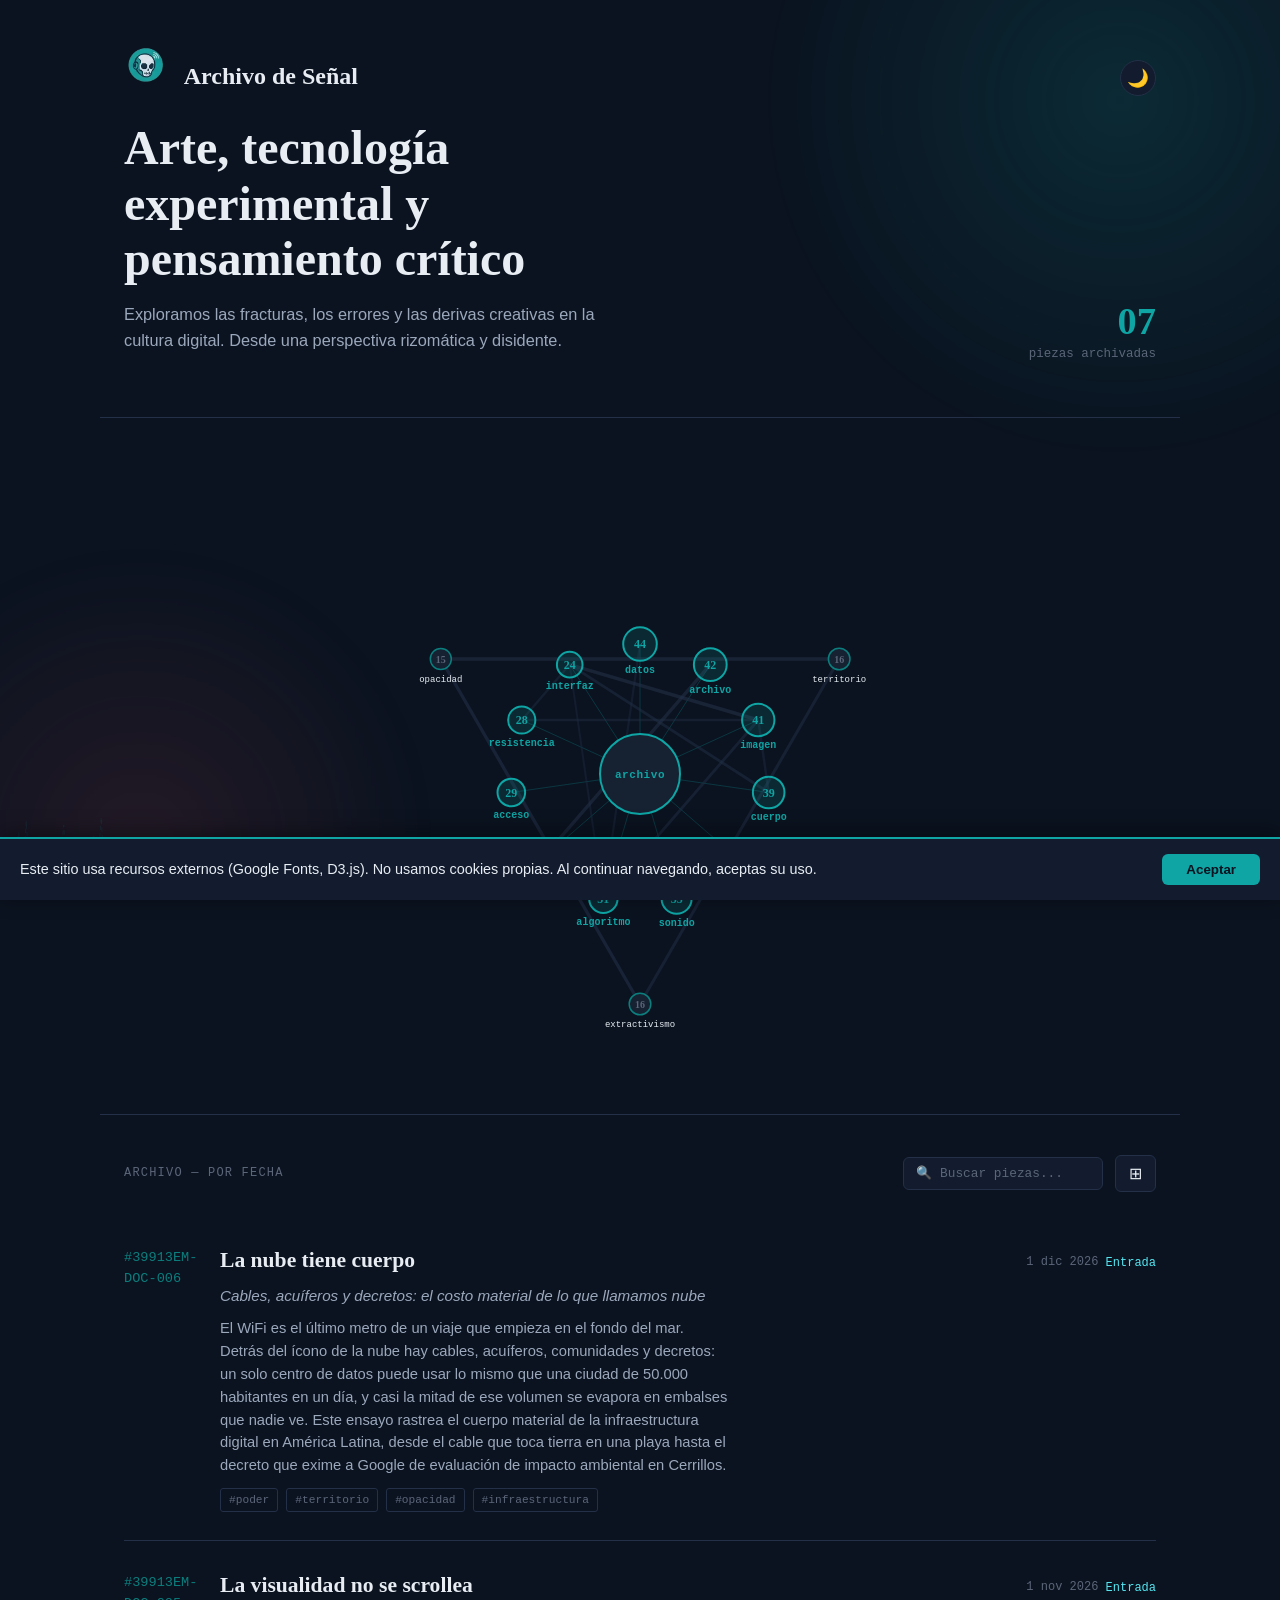
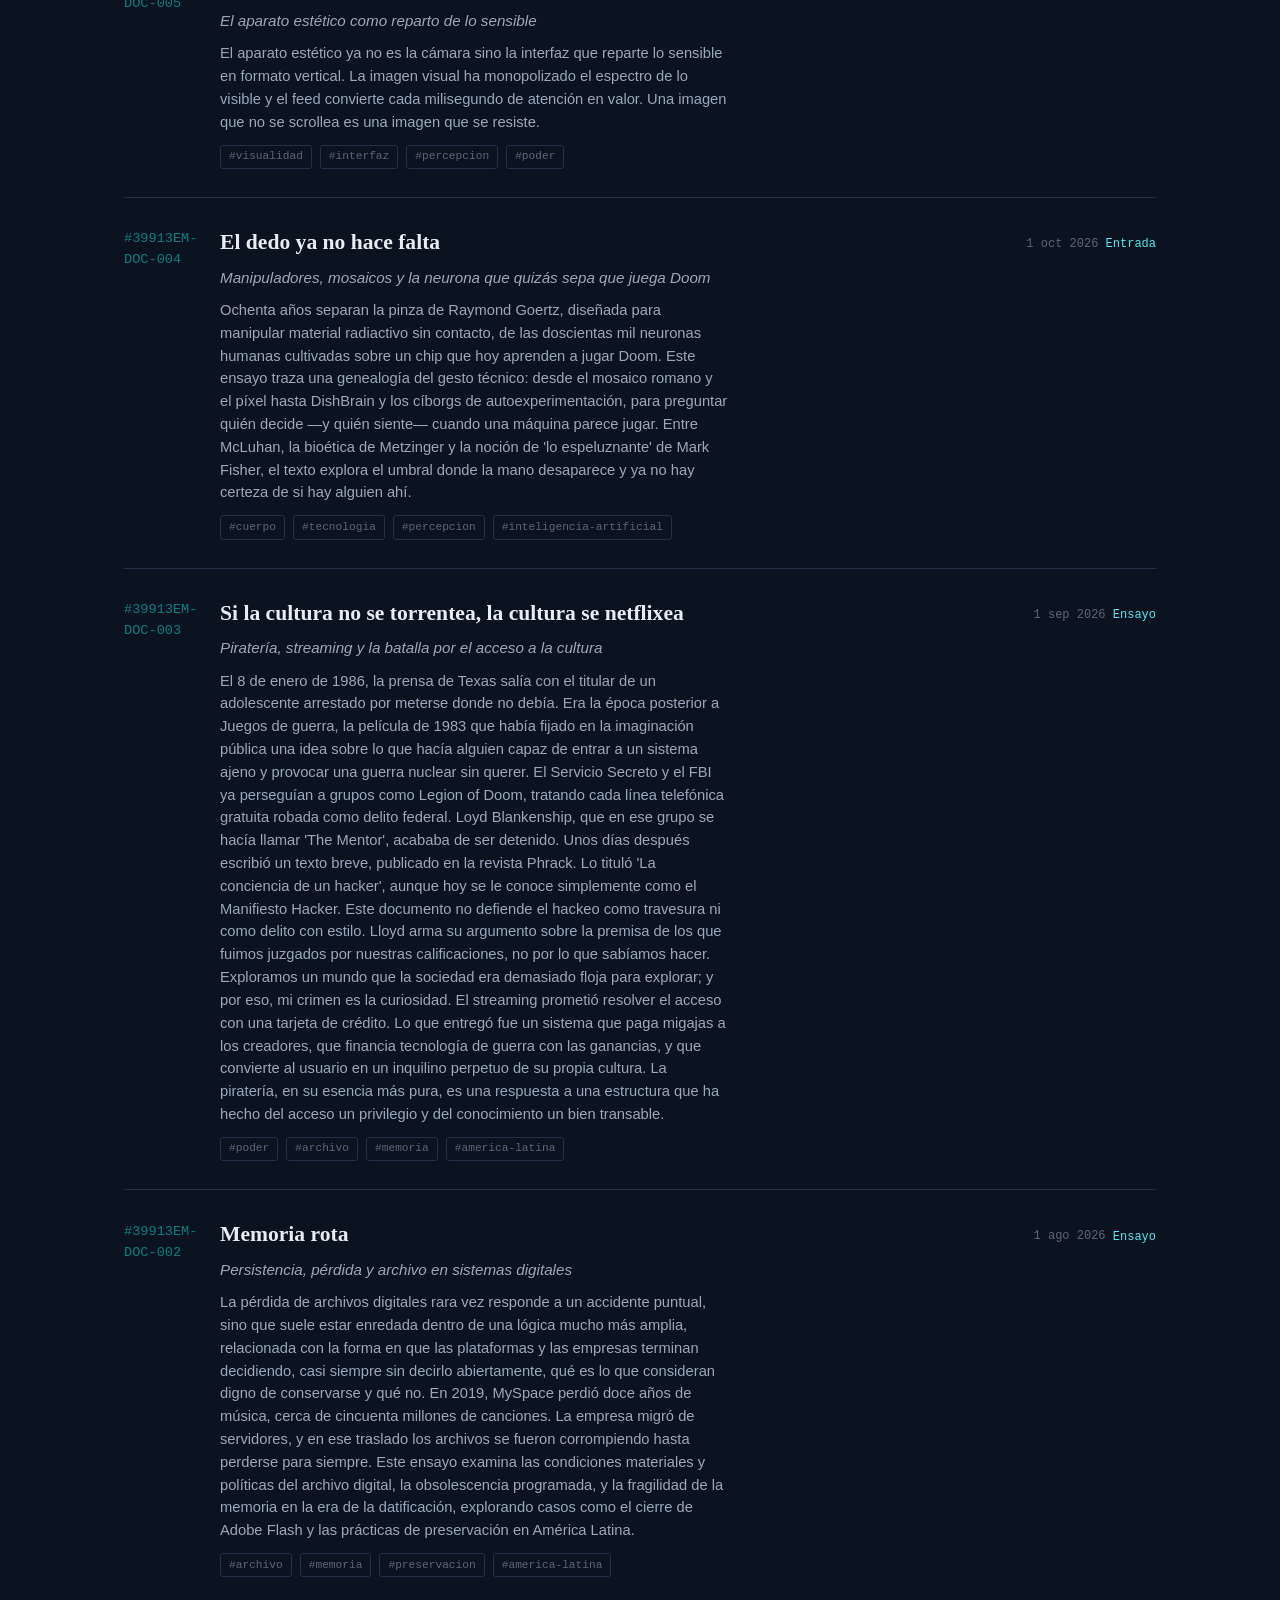
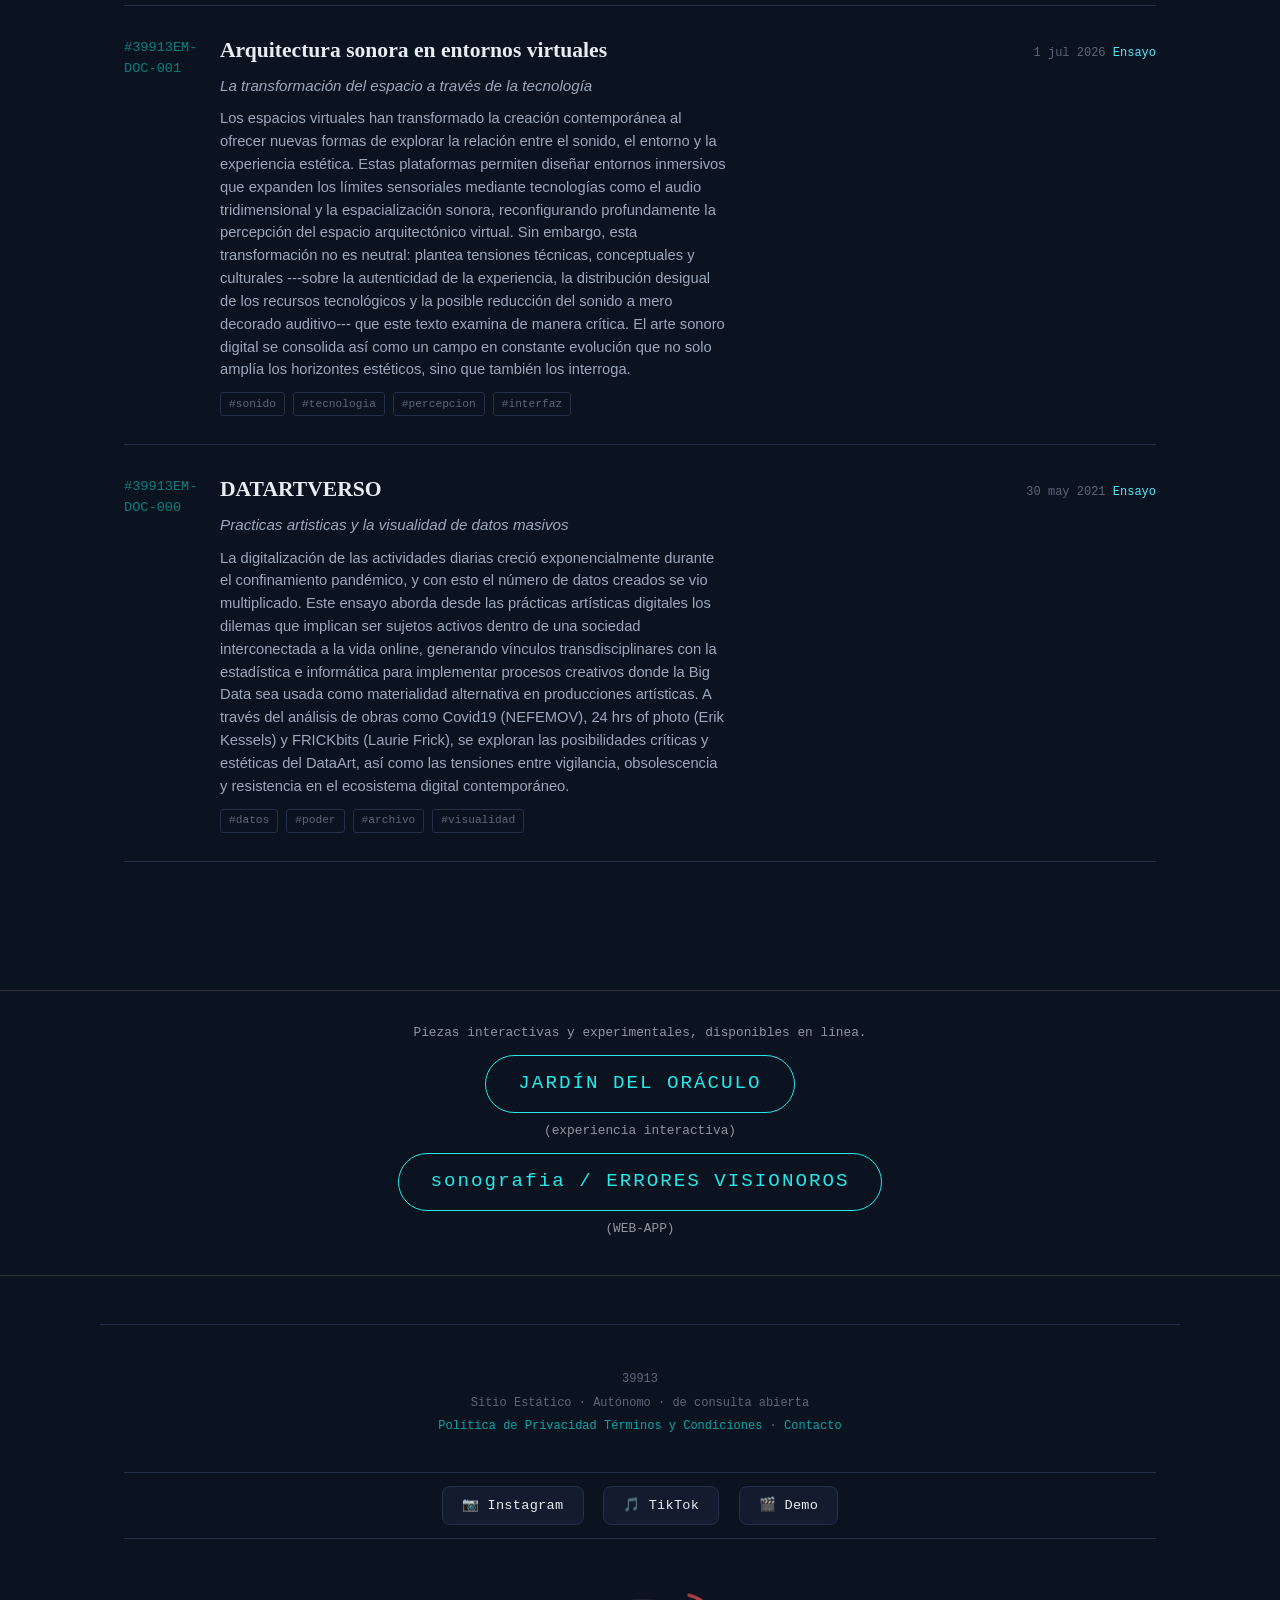
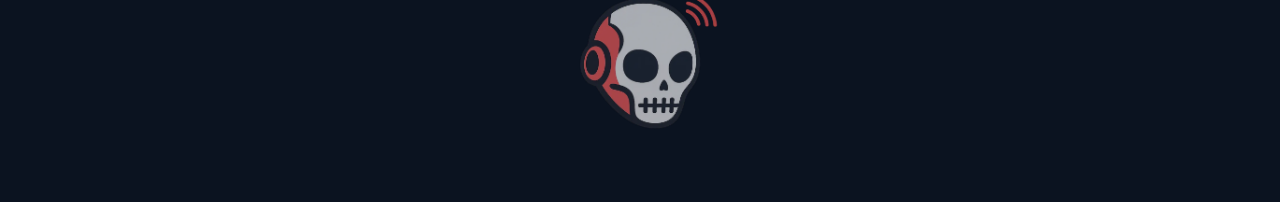
<file: index.html>
<!DOCTYPE html>
<html lang="es">

<head>
  <meta charset="UTF-8">
  <meta http-equiv="Content-Security-Policy" content="default-src 'self'; script-src 'self' https://d3js.org 'unsafe-inline'; style-src 'self' https://fonts.googleapis.com 'unsafe-inline'; font-src 'self' https://fonts.gstatic.com; img-src 'self' data:; connect-src 'self'; base-uri 'self';">
  <meta name="viewport" content="width=device-width, initial-scale=1.0">
  <title>Archivo de Señal</title>
  <meta name="description" content="Arte, tecnología experimental y pensamiento crítico. Exploramos las fracturas, los errores y las derivas creativas en la cultura digital.">

  <link rel="icon" type="image/png" href="favicon.webp"/>
  <link rel="manifest" href="./manifest.json">
  <link rel="apple-touch-icon" href="./assets/icons/icon-192.png">
  
  <meta property="og:title" content="Archivo de Señal">
  <meta property="og:description" content="Arte, tecnología experimental y pensamiento crítico — desde una perspectiva rizomática y disidente.">
  <meta property="og:url" content="https://39913em.github.io/archivo-de-senal/">
  <meta property="og:type" content="website">
  <meta property="og:site_name" content="Archivo de Señal">
  <meta property="og:image" content="https://39913em.github.io/archivo-de-senal/preview.jpg">
  <meta property="og:image:secure_url" content="https://39913em.github.io/archivo-de-senal/preview.jpg">
  <meta property="og:image:width" content="1200">
  <meta property="og:image:height" content="630">
  <meta property="og:image:alt" content="Archivo de Señal - portada">

  <meta name="twitter:card" content="summary_large_image">
  <meta name="twitter:title" content="Archivo de Señal">
  <meta name="twitter:description" content="Arte, tecnología experimental y pensamiento crítico — desde una perspectiva rizomática y disidente.">
  <meta name="twitter:image" content="https://39913em.github.io/archivo-de-senal/preview.jpg">

  <link rel="alternate" type="application/json+oembed" href="https://39913em.github.io/archivo-de-senal/oembed.json">

  <script src="https://d3js.org/d3.v7.min.js"></script>
  <link rel="stylesheet" href="assets/styles.css">
</head>

<body>

<div class="backdrop" aria-hidden="true"></div>

<svg class="waveform" viewBox="0 0 1440 120" preserveAspectRatio="none" aria-hidden="true">
<path d="M0,60 L20,60 L25,30 L30,90 L35,15 L40,100 L45,45 L50,60 L70,60
L75,40 L80,75 L85,20 L90,95 L95,55 L100,60 L120,60
L125,35 L130,80 L135,10 L140,105 L145,50 L150,60 L1440,60"
fill="none" stroke="#0EA5A4" stroke-width="1"
style="stroke-dasharray: 6 4;" />
</svg>

<div id="header-placeholder"></div>

<section class="intro">
  <div>
    <h1 id="site-h1">Arte, tecnología experimental y pensamiento crítico</h1>
    <p>Exploramos las fracturas, los errores y las derivas creativas en la cultura digital. Desde una perspectiva rizomática y disidente.</p>
  </div>
  <div class="intro-stat">
    <strong id="entry-count">---</strong>
    piezas archivadas
  </div>
</section>

<section class="mapa-conceptual" id="mapa-section">
  <h2></h2>
  <p class="mapa-desc"></p>
  <div id="mapa-container"></div>
  <p class="mapa-leyenda"></p>
</section>

<main class="archive">
  <div class="archive-controls">
    <p class="archive-label">ARCHIVO — POR FECHA</p>
    <div class="archive-actions">
      <input type="text" id="search-input" placeholder="🔍 Buscar piezas..." class="search-input" aria-label="Buscar entradas">
      <button id="view-toggle" class="view-toggle" aria-label="Cambiar vista">⊞</button>
    </div>
  </div>
  <div id="archive-list">

    <div class="skeleton-entry">
      <div class="skeleton-piece skeleton"></div>
      <div class="skeleton-main">
        <div class="skeleton-title skeleton"></div>
        <div class="skeleton-text skeleton"></div>
        <div class="skeleton-text short skeleton"></div>
        <div class="skeleton-tags">
          <span class="skeleton-tag skeleton"></span>
          <span class="skeleton-tag skeleton"></span>
          <span class="skeleton-tag skeleton"></span>
        </div>
      </div>
      <div class="skeleton-meta">
        <div class="skeleton-date skeleton"></div>
        <div class="skeleton-cat skeleton"></div>
      </div>
    </div>
    <div class="skeleton-entry">
      <div class="skeleton-piece skeleton"></div>
      <div class="skeleton-main">
        <div class="skeleton-title skeleton"></div>
        <div class="skeleton-text skeleton"></div>
        <div class="skeleton-text short skeleton"></div>
        <div class="skeleton-tags">
          <span class="skeleton-tag skeleton"></span>
          <span class="skeleton-tag skeleton"></span>
        </div>
      </div>
      <div class="skeleton-meta">
        <div class="skeleton-date skeleton"></div>
        <div class="skeleton-cat skeleton"></div>
      </div>
    </div>
    <div class="skeleton-entry">
      <div class="skeleton-piece skeleton"></div>
      <div class="skeleton-main">
        <div class="skeleton-title skeleton"></div>
        <div class="skeleton-text skeleton"></div>
        <div class="skeleton-tags">
          <span class="skeleton-tag skeleton"></span>
          <span class="skeleton-tag skeleton"></span>
          <span class="skeleton-tag skeleton"></span>
          <span class="skeleton-tag skeleton"></span>
        </div>
      </div>
      <div class="skeleton-meta">
        <div class="skeleton-date skeleton"></div>
        <div class="skeleton-cat skeleton"></div>
      </div>
    </div>
  </div>
</main>

<div style="text-align:center; margin: 3rem 0; padding: 1.5rem; border-top: 1px solid #333; border-bottom: 1px solid #333;">
 <p style="font-size: 0.8rem; opacity: 0.6; margin-top: 0.5rem; font-family: 'Courier New', monospace;">
    Piezas interactivas y experimentales, disponibles en línea.
  </p>
 
  <a href="https://39913em.github.io/jardin-del-oraculo/"
     style="color: #27e9e9; text-decoration: none; font-family: 'Courier New', monospace; 
            font-size: 1.2rem; letter-spacing: 2px; display: inline-block; 
            border: 1px solid #27e9e9; padding: 0.8rem 2rem; border-radius: 30px;
            transition: all 0.3s ease;"
     onmouseover="this.style.background='#27e9e9'; this.style.color='#0a0a0a';"
     onmouseout="this.style.background='transparent'; this.style.color='#27e9e9';">
      JARDÍN DEL ORÁCULO 
  </a>
  <p style="font-size: 0.8rem; opacity: 0.6; margin-top: 0.5rem; font-family: 'Courier New', monospace;">
    (experiencia interactiva)
  </p>

  <a href="https://39913em.github.io/sonografia/"
     style="color: #27e9e9; text-decoration: none; font-family: 'Courier New', monospace; 
            font-size: 1.2rem; letter-spacing: 2px; display: inline-block; 
            border: 1px solid #27e9e9; padding: 0.8rem 2rem; border-radius: 30px;
            transition: all 0.3s ease;"
     onmouseover="this.style.background='#27e9e9'; this.style.color='#0a0a0a';"
     onmouseout="this.style.background='transparent'; this.style.color='#27e9e9';">
      sonografia / ERRORES VISIONOROS 
  </a>
  <p style="font-size: 0.8rem; opacity: 0.6; margin-top: 0.5rem; font-family: 'Courier New', monospace;">
    (WEB-APP)
  </p>
</div>

<div id="footer-placeholder" data-destino="about.html"></div>

<button id="back-to-top" aria-label="Volver arriba">↑</button>

<script src="assets/comun.js"></script>
<script src="assets/index.js"></script>

<div id="cookie-banner" style="position:fixed; bottom:0; left:0; right:0; background:var(--bg-elevated); color:var(--text); padding:15px 20px; z-index:9999; display:flex; justify-content:space-between; align-items:center; flex-wrap:wrap; border-top:2px solid var(--teal); font-family:var(--sans); font-size:0.9rem; box-shadow:0 -4px 20px var(--shadow);">
  <span style="margin-right:15px; flex:1;">Este sitio usa recursos externos (Google Fonts, D3.js). No usamos cookies propias. Al continuar navegando, aceptas su uso.</span>
  <button onclick="aceptarCookies()" style="background:var(--teal); border:none; color:var(--bg); padding:8px 24px; border-radius:6px; cursor:pointer; font-weight:bold; font-family:var(--sans); transition:all 0.2s ease;">Aceptar</button>
</div>
<script>
  if(localStorage.getItem('cookiesAceptadas') === 'true') {
    document.getElementById('cookie-banner').style.display = 'none';
  }
  function aceptarCookies() {
    localStorage.setItem('cookiesAceptadas', 'true');
    document.getElementById('cookie-banner').style.display = 'none';
  }
</script>
</body>
</file>
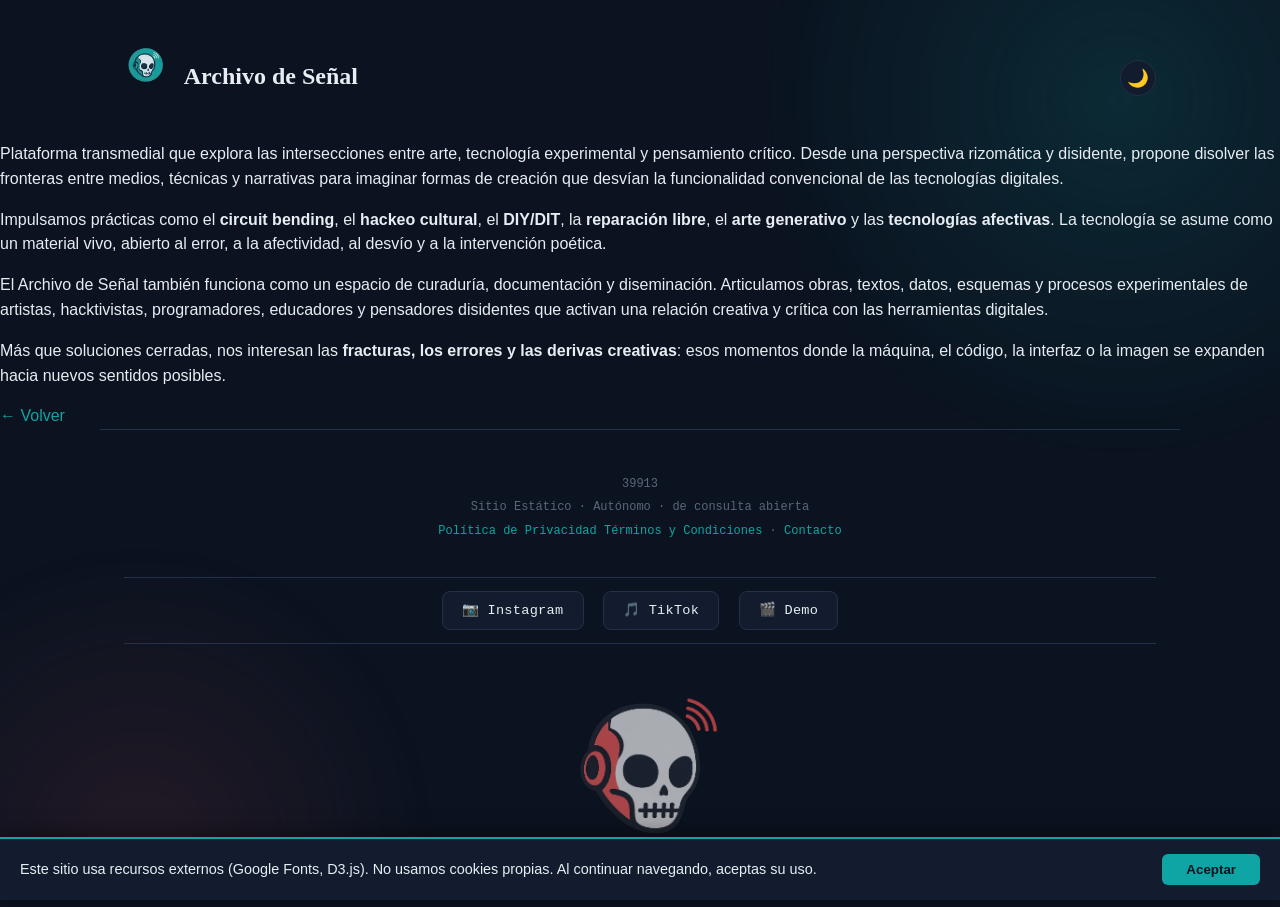
<file: about.html>
<!DOCTYPE html>
<html lang="es">
<head>
<meta charset="UTF-8">
<meta name="viewport" content="width=device-width, initial-scale=1.0">
<title>Sobre el Archivo de Señal</title>


<link rel="icon" type="image/png" href="assets/img/logo.webp">


<meta property="og:title" content="sobre el archivo de señal">
<meta property="og:description" content="Arte, tecnología experimental y pensamiento crítico — desde una perspectiva rizomática y disidente.">
<meta property="og:image" content="https://39913em.github.io/archivo-de-senal/assets/img/logo.webp">
<meta property="og:url" content="https://39913em.github.io/archivo-de-senal/about.html">
<meta property="og:type" content="website">
<meta name="twitter:card" content="summary_large_image">
<meta name="twitter:title" content="Sobre el Archivo de Señal">
<meta name="twitter:description" content="Arte, tecnología experimental y pensamiento crítico — desde una perspectiva rizomática y disidente.">
<meta name="twitter:image" content="https://39913em.github.io/archivo-de-senal/assets/img/logo.webp">

<link rel="stylesheet" href="assets/styles.css">
  <link rel="manifest" href="manifest.webmanifest">
  <meta name="theme-color" content="#0a0a0a">
  <meta name="mobile-web-app-capable" content="yes">
  <meta name="apple-mobile-web-app-capable" content="yes">
  <link rel="apple-touch-icon" href="assets/icons/icon-192.png">
</head>
<body>

<div class="backdrop" aria-hidden="true"></div>

<div id="header-placeholder"></div>

<main class="about-page">
  <div class="about-contenido">
    <h1></h1>
    
    <p>Plataforma transmedial que explora las intersecciones entre arte, tecnología experimental y pensamiento crítico. Desde una perspectiva rizomática y disidente, propone disolver las fronteras entre medios, técnicas y narrativas para imaginar formas de creación que desvían la funcionalidad convencional de las tecnologías digitales.</p>
    
    <p>Impulsamos prácticas como el <strong>circuit bending</strong>, el <strong>hackeo cultural</strong>, el <strong>DIY/DIT</strong>, la <strong>reparación libre</strong>, el <strong>arte generativo</strong> y las <strong>tecnologías afectivas</strong>. La tecnología se asume como un material vivo, abierto al error, a la afectividad, al desvío y a la intervención poética.</p>
    
    <p>El Archivo de Señal también funciona como un espacio de curaduría, documentación y diseminación. Articulamos obras, textos, datos, esquemas y procesos experimentales de artistas, hacktivistas, programadores, educadores y pensadores disidentes que activan una relación creativa y crítica con las herramientas digitales.</p>
    
    <p>Más que soluciones cerradas, nos interesan las <strong>fracturas, los errores y las derivas creativas</strong>: esos momentos donde la máquina, el código, la interfaz o la imagen se expanden hacia nuevos sentidos posibles.</p>
    
    <div class="about-footer">
      <a href="index.html" class="btn-volver">← Volver</a>
    </div>
  </div>
</main>

<div id="footer-placeholder" data-destino="index.html"></div>

<button id="back-to-top" aria-label="Volver arriba">↑</button>

<script src="assets/comun.js"></script>
</body>

<div id="cookie-banner" style="position:fixed; bottom:0; left:0; right:0; background:var(--bg-elevated); color:var(--text); padding:15px 20px; z-index:9999; display:flex; justify-content:space-between; align-items:center; flex-wrap:wrap; border-top:2px solid var(--teal); font-family:var(--sans); font-size:0.9rem; box-shadow:0 -4px 20px var(--shadow);">
  <span style="margin-right:15px; flex:1;">Este sitio usa recursos externos (Google Fonts, D3.js). No usamos cookies propias. Al continuar navegando, aceptas su uso.</span>
  <button onclick="aceptarCookies()" style="background:var(--teal); border:none; color:var(--bg); padding:8px 24px; border-radius:6px; cursor:pointer; font-weight:bold; font-family:var(--sans); transition:all 0.2s ease;">Aceptar</button>
</div>
<script>
  if(localStorage.getItem('cookiesAceptadas') === 'true') {
    document.getElementById('cookie-banner').style.display = 'none';
  }
  function aceptarCookies() {
    localStorage.setItem('cookiesAceptadas', 'true');
    document.getElementById('cookie-banner').style.display = 'none';
  }
</script>
  
</html>
</file>
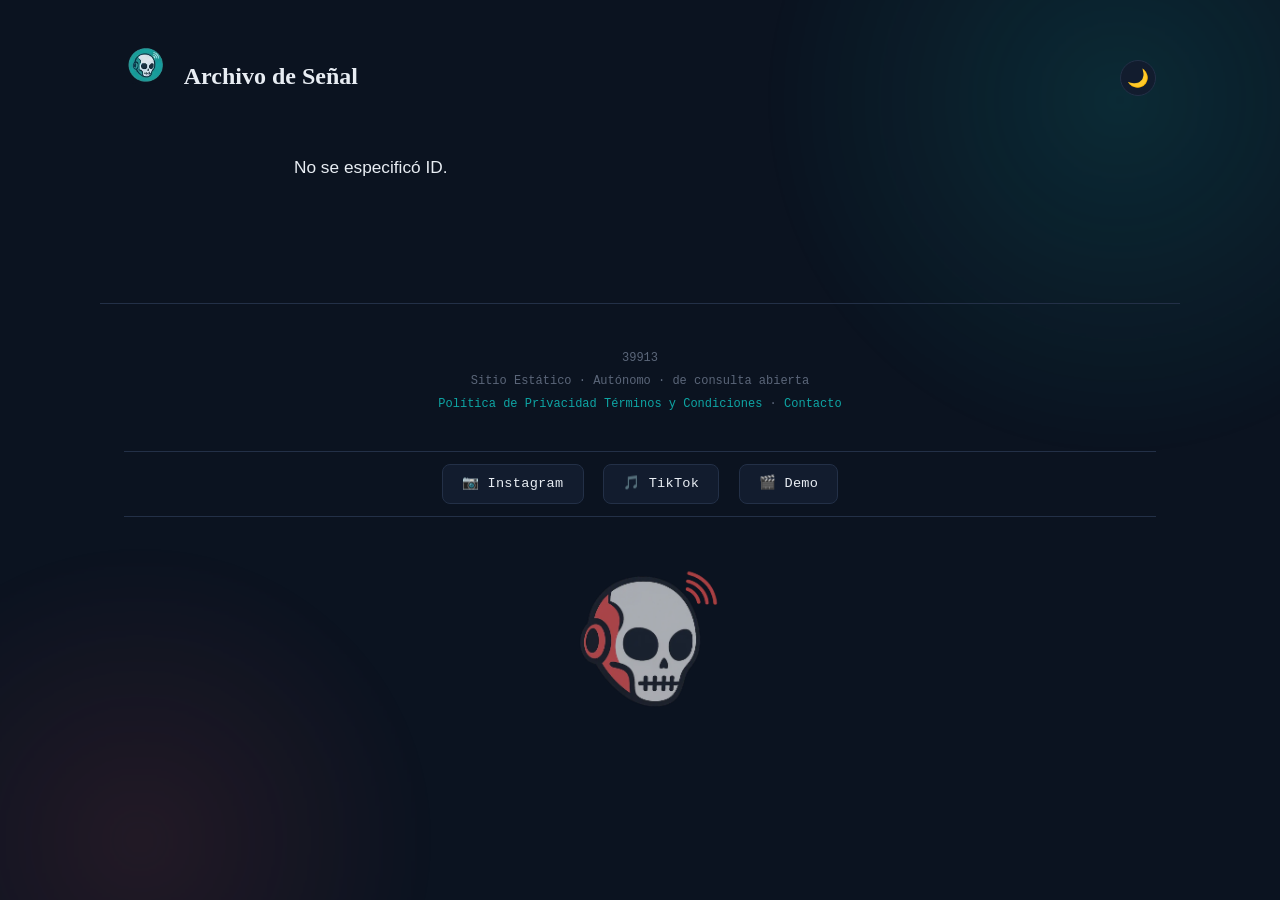
<file: lectura.html>
<!DOCTYPE html>
<html lang="es">
<head>
<meta charset="UTF-8">
<meta name="viewport" content="width=device-width, initial-scale=1.0">
<title>Cargando... --- Archivo de Señal</title>


<link rel="icon" type="image/png" href="assets/img/logo.webp">


<meta property="og:title" content="Archivo de Señal">
<meta property="og:description" content="Arte, tecnología experimental y pensamiento crítico — desde una perspectiva rizomática y disidente.">
<meta property="og:image" content="https://39913em.github.io/archivo-de-senal/assets/img/logo.webp">
<meta property="og:url" content="https://39913em.github.io/archivo-de-senal/">
<meta property="og:type" content="website">
<meta name="twitter:card" content="summary_large_image">
<meta name="twitter:title" content="Archivo de Señal">
<meta name="twitter:description" content="Arte, tecnología experimental y pensamiento crítico — desde una perspectiva rizomática y disidente.">
<meta name="twitter:image" content="https://39913em.github.io/archivo-de-senal/assets/img/logo.webp">

<link rel="stylesheet" href="assets/styles.css">
  <link rel="manifest" href="manifest.webmanifest">
  <meta name="theme-color" content="#0a0a0a">
  <meta name="mobile-web-app-capable" content="yes">
  <meta name="apple-mobile-web-app-capable" content="yes">
  <link rel="apple-touch-icon" href="assets/icons/icon-192.png">
</head>
<body>

<div class="backdrop" aria-hidden="true"></div>

<div id="header-placeholder"></div>

<main id="contenido">

  <div class="skeleton-reading">
    <div class="skeleton-title-lg skeleton"></div>
    <div class="skeleton-sub skeleton"></div>
    <div class="skeleton-meta-line skeleton"></div>
    <div class="skeleton-text skeleton"></div>
    <div class="skeleton-text skeleton"></div>
    <div class="skeleton-text skeleton"></div>
    <div class="skeleton-text short skeleton"></div>
  </div>
</main>

<div id="footer-placeholder" data-destino="about.html"></div>

<button id="back-to-top" aria-label="Volver arriba">↑</button>

<script src="assets/comun.js"></script>
<script src="assets/lectura.js"></script>
</body>
</html>
</file>
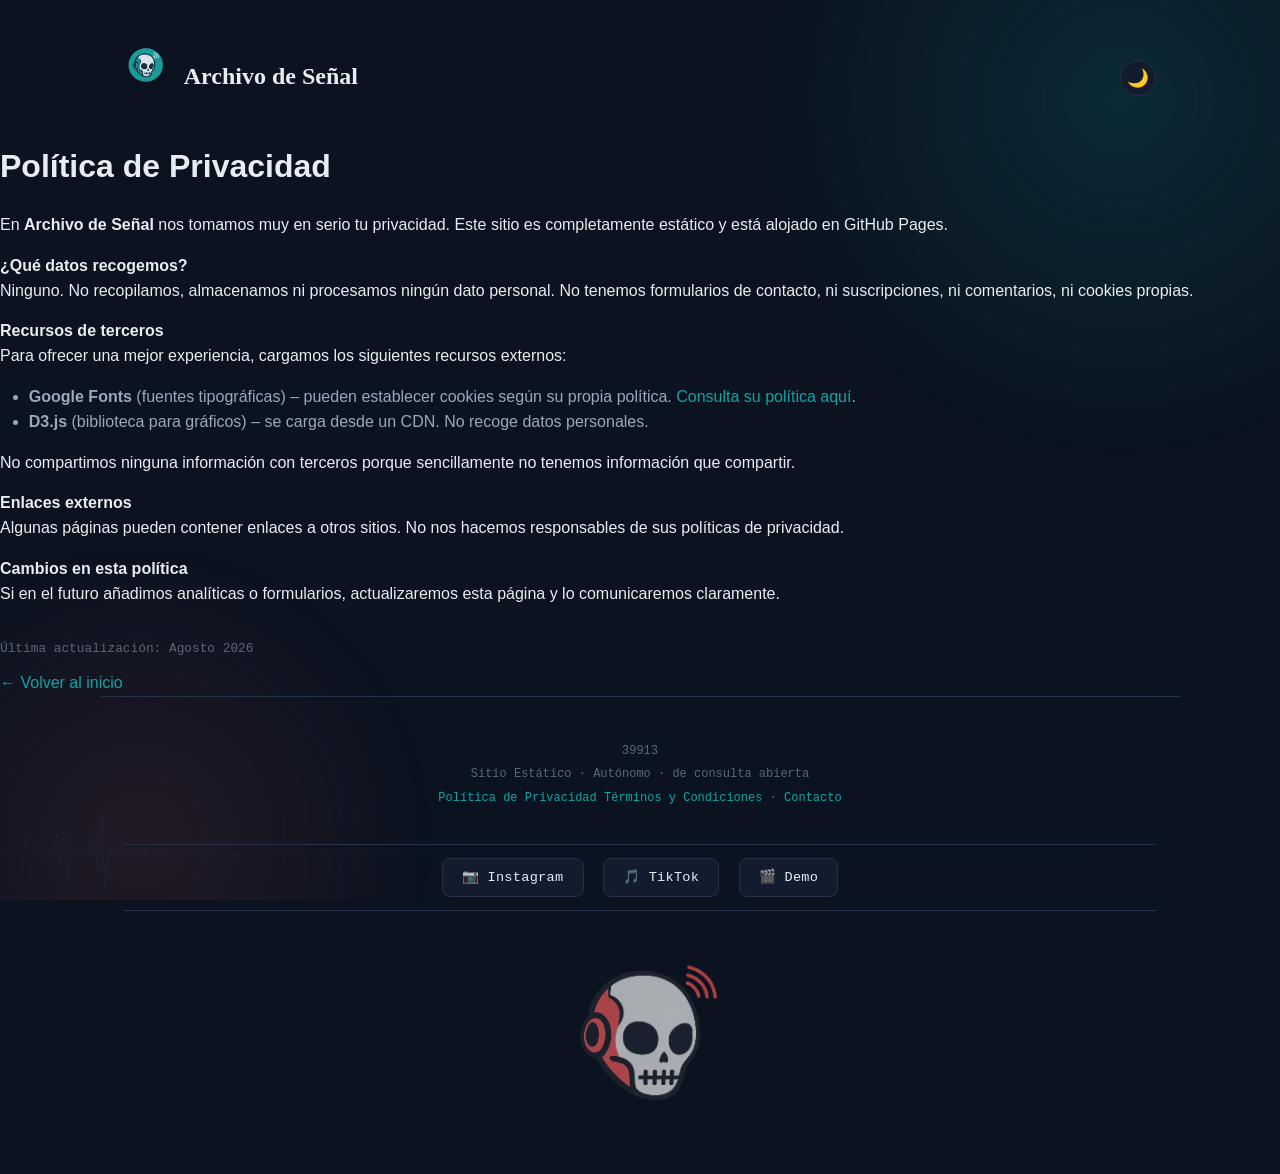
<file: privacidad.html>
<!DOCTYPE html>
<html lang="es">
<head>
<meta charset="UTF-8">
<meta http-equiv="Content-Security-Policy" content="default-src 'self'; script-src 'self' https://d3js.org 'unsafe-inline'; style-src 'self' https://fonts.googleapis.com 'unsafe-inline'; font-src 'self' https://fonts.gstatic.com; img-src 'self' data:; connect-src 'self'; base-uri 'self';">
<meta name="viewport" content="width=device-width, initial-scale=1.0">
<title>Política de Privacidad · Archivo de Señal</title>
<meta name="description" content="Política de privacidad de Archivo de Señal. No recopilamos datos personales.">


<link rel="icon" type="image/png" href="assets/img/logo.webp">


<meta property="og:title" content="Política de Privacidad · Archivo de Señal">
<meta property="og:description" content="No recopilamos datos personales. Sitio estático alojado en GitHub Pages.">
<meta property="og:image" content="https://39913em.github.io/archivo-de-senal/assets/img/logo.webp">
<meta property="og:url" content="https://39913em.github.io/archivo-de-senal/privacidad.html">
<meta property="og:type" content="website">
<meta name="twitter:card" content="summary_large_image">
<meta name="twitter:title" content="Política de Privacidad · Archivo de Señal">
<meta name="twitter:description" content="No recopilamos datos personales. Sitio estático alojado en GitHub Pages.">
<meta name="twitter:image" content="https://39913em.github.io/archivo-de-senal/assets/img/logo.webp">


<link rel="stylesheet" href="assets/styles.css">
  <link rel="manifest" href="manifest.webmanifest">
  <meta name="theme-color" content="#0a0a0a">
  <meta name="mobile-web-app-capable" content="yes">
  <meta name="apple-mobile-web-app-capable" content="yes">
  <link rel="apple-touch-icon" href="assets/icons/icon-192.png">
</head>
<body>

<div class="backdrop" aria-hidden="true"></div>

<svg class="waveform" viewBox="0 0 1440 120" preserveAspectRatio="none" aria-hidden="true">
<path d="M0,60 L20,60 L25,30 L30,90 L35,15 L40,100 L45,45 L50,60 L70,60
L75,40 L80,75 L85,20 L90,95 L95,55 L100,60 L120,60
L125,35 L130,80 L135,10 L140,105 L145,50 L150,60 L1440,60"
fill="none" stroke="#0EA5A4" stroke-width="1"
style="stroke-dasharray: 6 4;" />
</svg>

<div id="header-placeholder"></div>


<main class="about-page">
  <div class="about-contenido">
    <h1>Política de Privacidad</h1>

    <p>En <strong>Archivo de Señal</strong> nos tomamos muy en serio tu privacidad. Este sitio es completamente estático y está alojado en GitHub Pages.</p>

    <p><strong>¿Qué datos recogemos?</strong><br>
    Ninguno. No recopilamos, almacenamos ni procesamos ningún dato personal. No tenemos formularios de contacto, ni suscripciones, ni comentarios, ni cookies propias.</p>

    <p><strong>Recursos de terceros</strong><br>
    Para ofrecer una mejor experiencia, cargamos los siguientes recursos externos:</p>
    <ul style="color: var(--text-dim); padding-left: 1.8rem;">
      <li><strong>Google Fonts</strong> (fuentes tipográficas) – pueden establecer cookies según su propia política. <a href="https://policies.google.com/privacy" target="_blank" rel="noopener">Consulta su política aquí</a>.</li>
      <li><strong>D3.js</strong> (biblioteca para gráficos) – se carga desde un CDN. No recoge datos personales.</li>
    </ul>

    <p>No compartimos ninguna información con terceros porque sencillamente no tenemos información que compartir.</p>

    <p><strong>Enlaces externos</strong><br>
    Algunas páginas pueden contener enlaces a otros sitios. No nos hacemos responsables de sus políticas de privacidad.</p>

    <p><strong>Cambios en esta política</strong><br>
    Si en el futuro añadimos analíticas o formularios, actualizaremos esta página y lo comunicaremos claramente.</p>

    <p style="color: var(--text-faint); font-family: var(--mono); font-size: 0.8rem; margin-top: 2rem;">
      Última actualización: Agosto 2026
    </p>

    <div class="about-footer">
      <a href="index.html" class="btn-volver">← Volver al inicio</a>
    </div>
  </div>
</main>

<div id="footer-placeholder" data-destino="about.html"></div>

<button id="back-to-top" aria-label="Volver arriba">↑</button>

<script src="assets/comun.js"></script>

</body>
</html>
</file>
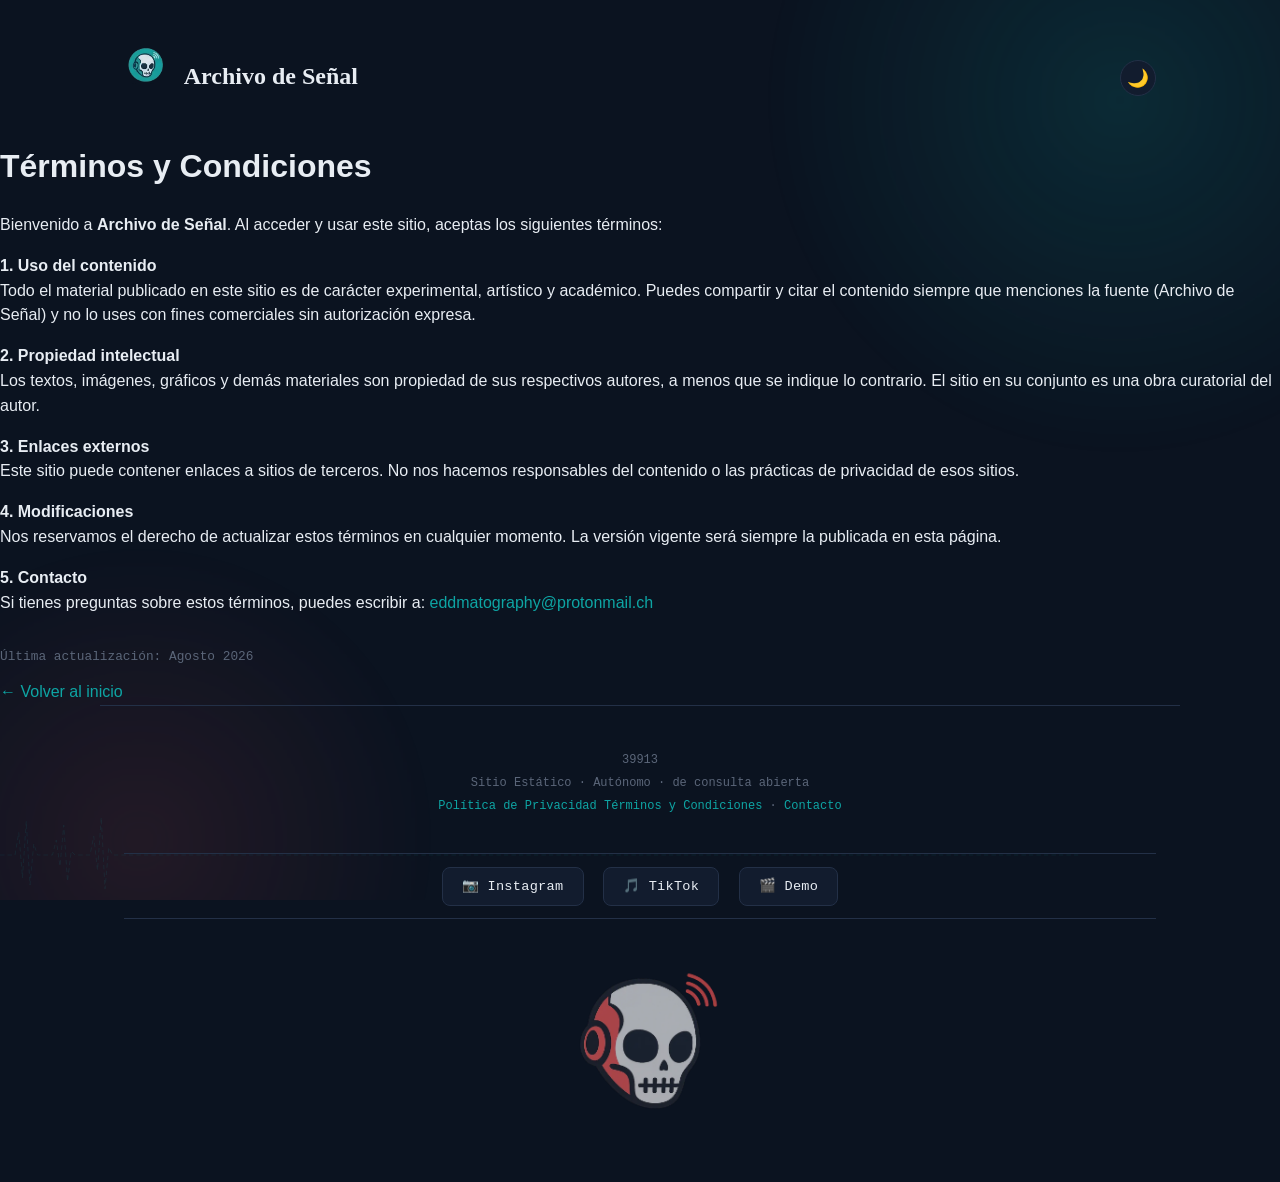
<file: terminos.html>
<!DOCTYPE html>
<html lang="es">
<head>
<meta charset="UTF-8">
<meta http-equiv="Content-Security-Policy" content="default-src 'self'; script-src 'self' https://d3js.org 'unsafe-inline'; style-src 'self' https://fonts.googleapis.com 'unsafe-inline'; font-src 'self' https://fonts.gstatic.com; img-src 'self' data:; connect-src 'self'; base-uri 'self';">
<meta name="viewport" content="width=device-width, initial-scale=1.0">
<title>Términos y Condiciones · Archivo de Señal</title>
<meta name="description" content="Términos y condiciones de uso del Archivo de Señal.">


<link rel="icon" type="image/png" href="assets/img/logo.webp">


<meta property="og:title" content="Términos y Condiciones · Archivo de Señal">
<meta property="og:description" content="Términos de uso del Archivo de Señal.">
<meta property="og:image" content="https://39913em.github.io/archivo-de-senal/assets/img/logo.webp">
<meta property="og:url" content="https://39913em.github.io/archivo-de-senal/terminos.html">
<meta property="og:type" content="website">
<meta name="twitter:card" content="summary_large_image">
<meta name="twitter:title" content="Términos y Condiciones · Archivo de Señal">
<meta name="twitter:description" content="Términos de uso del Archivo de Señal.">
<meta name="twitter:image" content="https://39913em.github.io/archivo-de-senal/assets/img/logo.webp">

<link rel="stylesheet" href="assets/styles.css">
  <link rel="manifest" href="manifest.webmanifest">
  <meta name="theme-color" content="#0a0a0a">
  <meta name="mobile-web-app-capable" content="yes">
  <meta name="apple-mobile-web-app-capable" content="yes">
  <link rel="apple-touch-icon" href="assets/icons/icon-192.png">
</head>
<body>

<div class="backdrop" aria-hidden="true"></div>

<svg class="waveform" viewBox="0 0 1440 120" preserveAspectRatio="none" aria-hidden="true">
<path d="M0,60 L20,60 L25,30 L30,90 L35,15 L40,100 L45,45 L50,60 L70,60
L75,40 L80,75 L85,20 L90,95 L95,55 L100,60 L120,60
L125,35 L130,80 L135,10 L140,105 L145,50 L150,60 L1440,60"
fill="none" stroke="#0EA5A4" stroke-width="1"
style="stroke-dasharray: 6 4;" />
</svg>

<div id="header-placeholder"></div>

<main class="about-page">
  <div class="about-contenido">
    <h1>Términos y Condiciones</h1>

    <p>Bienvenido a <strong>Archivo de Señal</strong>. Al acceder y usar este sitio, aceptas los siguientes términos:</p>

    <p><strong>1. Uso del contenido</strong><br>
    Todo el material publicado en este sitio es de carácter experimental, artístico y académico. Puedes compartir y citar el contenido siempre que menciones la fuente (Archivo de Señal) y no lo uses con fines comerciales sin autorización expresa.</p>

    <p><strong>2. Propiedad intelectual</strong><br>
    Los textos, imágenes, gráficos y demás materiales son propiedad de sus respectivos autores, a menos que se indique lo contrario. El sitio en su conjunto es una obra curatorial del autor.</p>

    <p><strong>3. Enlaces externos</strong><br>
    Este sitio puede contener enlaces a sitios de terceros. No nos hacemos responsables del contenido o las prácticas de privacidad de esos sitios.</p>

    <p><strong>4. Modificaciones</strong><br>
    Nos reservamos el derecho de actualizar estos términos en cualquier momento. La versión vigente será siempre la publicada en esta página.</p>

    <p><strong>5. Contacto</strong><br>
    Si tienes preguntas sobre estos términos, puedes escribir a: <a href="mailto:eddmatography@protonmail.ch">eddmatography@protonmail.ch</a></p>

    <p style="color: var(--text-faint); font-family: var(--mono); font-size: 0.8rem; margin-top: 2rem;">
      Última actualización: Agosto 2026
    </p>

    <div class="about-footer">
      <a href="index.html" class="btn-volver">← Volver al inicio</a>
    </div>
  </div>
</main>

<div id="footer-placeholder" data-destino="about.html"></div>

<button id="back-to-top" aria-label="Volver arriba">↑</button>

<script src="assets/comun.js"></script>

</body>
</html>
</file>
<file: assets/styles.css>
:root {
  --bg: #0B1320;
  --bg-elevated: #121C2E;
  --bg-panel: #162132;
  --line: #233047;
  --teal: #0EA5A4;
  --teal-dim: #0B7E7D;
  --coral: #54e7f2;
  --text: #E8EDF3;
  --text-dim: #9BA8BC;
  --text-faint: #5B6679;
  --shadow: rgba(0,0,0,0.4);
  --serif: Cambria, "Times New Roman", serif;
  --sans: Arial, Helvetica, sans-serif;
  --mono: "Courier New", Courier, monospace;
  --col-read: 820px;
  --col-wide: 1080px;
}

body.light-mode {
  --bg: #F5F7FA;
  --bg-elevated: #EBEEF2;
  --bg-panel: #DFE3E8;
  --line: #C5CDD6;
  --text: #1A2026;
  --text-dim: #4A5568;
  --text-faint: #7A8799;
  --shadow: rgba(0,0,0,0.1);
}

* { box-sizing: border-box; }

html {
  scroll-behavior: smooth;
}

body {
  margin: 0;
  background: var(--bg);
  color: var(--text);
  font-family: var(--sans);
  font-size: 16px;
  line-height: 1.55;
  -webkit-font-smoothing: antialiased;
  transition: background 0.3s ease, color 0.3s ease;
}

a {
  color: var(--teal);
  text-decoration: none;
}

a:hover { text-decoration: underline; }

a:focus-visible,
button:focus-visible {
  outline: 2px solid var(--teal);
  outline-offset: 3px;
}

.backdrop {
  position: fixed;
  inset: 0;
  z-index: -1;
  overflow: hidden;
  pointer-events: none;
  transition: opacity 0.3s ease;
}

.backdrop::before,
.backdrop::after {
  content: "";
  position: absolute;
  border-radius: 50%;
  filter: blur(2px);
}

.backdrop::before {
  width: 720px; height: 720px;
  top: -260px; right: -200px;
  background: radial-gradient(circle, rgba(14,165,164,0.16), transparent 70%);
}

.backdrop::after {
  width: 600px; height: 600px;
  bottom: -240px; left: -160px;
  background: radial-gradient(circle, rgba(242,84,91,0.10), transparent 70%);
}

.waveform {
  position: fixed;
  left: 0; right: 0; bottom: 0;
  height: 90px;
  z-index: -1;
  opacity: 0.14;
  pointer-events: none;
}

.site-header {
  max-width: var(--col-wide);
  margin: 0 auto;
  padding: 2.75rem 1.5rem 1.5rem;
  display: flex;
  align-items: baseline;
  justify-content: space-between;
  gap: 1rem;
  flex-wrap: wrap;
}

.brand {
  display: flex;
  align-items: baseline;
  gap: 0.6rem;
}

.brand-mark {
  font-family: var(--mono);
  font-size: 0.8rem;
  color: var(--teal);
  letter-spacing: 0.08em;
}

.brand-name {
  font-family: var(--serif);
  font-weight: 700;
  font-size: 1.5rem;
  color: var(--text);
  transition: color 0.3s ease;
}

.brand-logo {
  display: inline-flex;
  align-items: center;
  margin-right: 0.4rem;
  line-height: 0;
}

.brand-logo img {
  display: block;
  height: auto;
  width: auto;
  max-height: 40px;
  border-radius: 4px;
}

.header-controls {
  display: flex;
  align-items: center;
  gap: 0.8rem;
}

.theme-toggle {
  background: none;
  border: 1px solid var(--line);
  border-radius: 50%;
  width: 36px;
  height: 36px;
  font-size: 1.1rem;
  cursor: pointer;
  color: var(--text);
  background: var(--bg-elevated);
  transition: all 0.3s ease;
  display: flex;
  align-items: center;
  justify-content: center;
}

.theme-toggle:hover {
  background: var(--teal);
  color: var(--bg);
  border-color: var(--teal);
  transform: scale(1.05);
}

.site-tagline {
  font-family: var(--mono);
  font-size: 0.78rem;
  color: var(--text-faint);
  letter-spacing: 0.02em;
}

.intro {
  max-width: var(--col-wide);
  margin: 0 auto;
  padding: 0 1.5rem 3rem;
  border-bottom: 1px solid var(--line);
  display: grid;
  grid-template-columns: 1fr auto;
  gap: 2rem;
  align-items: end;
  transition: border-color 0.3s ease;
}

.intro h1 {
  font-family: var(--serif);
  font-size: clamp(2rem, 4vw, 3rem);
  line-height: 1.15;
  font-weight: 700;
  margin: 0 0 0.9rem;
  max-width: 18ch;
  color: var(--text);
  transition: color 0.3s ease;
}

.intro p {
  color: var(--text-dim);
  max-width: 52ch;
  font-size: 1.02rem;
  transition: color 0.3s ease;
}

.intro-stat {
  font-family: var(--mono);
  font-size: 0.78rem;
  color: var(--text-faint);
  text-align: right;
  white-space: nowrap;
  padding-bottom: 0.3rem;
  transition: color 0.3s ease;
}

.intro-stat strong {
  display: block;
  font-family: var(--serif);
  font-size: 2.4rem;
  color: var(--teal);
  font-weight: 700;
  line-height: 1;
  margin-bottom: 0.3rem;
}

@media (max-width: 720px) {
  .intro {
    grid-template-columns: 1fr;
  }
  .intro-stat {
    text-align: left;
  }
}

.archive {
  max-width: var(--col-wide);
  margin: 0 auto;
  padding: 2.5rem 1.5rem 5rem;
}

.archive-controls {
  display: flex;
  flex-wrap: wrap;
  justify-content: space-between;
  align-items: center;
  gap: 1rem;
  margin-bottom: 1.5rem;
}

.archive-label {
  font-family: var(--mono);
  font-size: 0.75rem;
  color: var(--text-faint);
  letter-spacing: 0.1em;
  margin: 0;
  transition: color 0.3s ease;
}

.archive-actions {
  display: flex;
  align-items: center;
  gap: 0.8rem;
}

.search-input {
  padding: 0.5rem 0.8rem;
  background: var(--bg-elevated);
  border: 1px solid var(--line);
  border-radius: 6px;
  color: var(--text);
  font-family: var(--mono);
  font-size: 0.8rem;
  width: 200px;
  transition: all 0.3s ease;
}

.search-input:focus {
  outline: 2px solid var(--teal);
  outline-offset: 2px;
  border-color: var(--teal);
}

.search-input::placeholder {
  color: var(--text-faint);
}

.view-toggle {
  background: var(--bg-elevated);
  border: 1px solid var(--line);
  border-radius: 6px;
  padding: 0.5rem 0.8rem;
  color: var(--text);
  cursor: pointer;
  font-size: 1rem;
  transition: all 0.3s ease;
}

.view-toggle:hover {
  background: var(--teal);
  color: var(--bg);
  border-color: var(--teal);
}

.archive.grid .entry-row {
  grid-template-columns: 1fr;
  border: 1px solid var(--line);
  border-radius: 8px;
  padding: 1.5rem;
  margin-bottom: 1.5rem;
  background: var(--bg-elevated);
  transition: background 0.3s ease, border-color 0.3s ease;
}

.archive.grid .entry-row:hover {
  background: var(--bg-panel);
}

.archive.grid .entry-piece {
  order: -1;
  margin-bottom: 0.3rem;
}

.archive.grid .entry-meta {
  text-align: left;
  padding-top: 0.5rem;
}

.entry-row {
  display: grid;
  grid-template-columns: 4.5rem 1fr auto;
  gap: 1.5rem;
  align-items: start;
  padding: 1.75rem 0;
  border-bottom: 1px solid var(--line);
  text-decoration: none;
  color: inherit;
  transition: background 0.15s ease, border-color 0.3s ease, opacity 0.5s ease, transform 0.5s ease;
  opacity: 0;
  transform: translateY(20px);
  animation: fadeInUp 0.6s ease forwards;
}

.entry-row:hover {
  background: rgba(14,165,164,0.04);
  text-decoration: none;
}

.entry-row:hover .entry-title { color: var(--teal); }

.entry-row:nth-child(1) { animation-delay: 0.05s; }
.entry-row:nth-child(2) { animation-delay: 0.10s; }
.entry-row:nth-child(3) { animation-delay: 0.15s; }
.entry-row:nth-child(4) { animation-delay: 0.20s; }
.entry-row:nth-child(5) { animation-delay: 0.25s; }
.entry-row:nth-child(6) { animation-delay: 0.30s; }
.entry-row:nth-child(7) { animation-delay: 0.35s; }
.entry-row:nth-child(8) { animation-delay: 0.40s; }
.entry-row:nth-child(9) { animation-delay: 0.45s; }
.entry-row:nth-child(10) { animation-delay: 0.50s; }

@keyframes fadeInUp {
  to {
    opacity: 1;
    transform: translateY(0);
  }
}

.entry-piece {
  font-family: var(--mono);
  font-size: 0.85rem;
  color: var(--teal-dim);
  padding-top: 0.15rem;
  transition: color 0.3s ease;
}

.entry-main { min-width: 0; }

.entry-title {
  font-family: var(--serif);
  font-size: 1.35rem;
  font-weight: 700;
  margin: 0 0 0.4rem;
  color: var(--text);
  transition: color 0.15s ease;
}

.entry-sub {
  color: var(--text-dim);
  font-size: 0.95rem;
  margin: 0 0 0.6rem;
  font-style: italic;
  transition: color 0.3s ease;
}

.entry-extract {
  color: var(--text-dim);
  font-size: 0.92rem;
  max-width: 62ch;
  margin: 0;
  transition: color 0.3s ease;
}

.entry-tags {
  margin-top: 0.7rem;
  display: flex;
  gap: 0.5rem;
  flex-wrap: wrap;
}

.entry-tags .tag {
  cursor: pointer;
  transition: all 0.2s ease;
}

.entry-tags .tag:hover {
  background: var(--teal);
  color: var(--bg);
  border-color: var(--teal);
}

.tag {
  font-family: var(--mono);
  font-size: 0.7rem;
  color: var(--text-faint);
  border: 1px solid var(--line);
  border-radius: 3px;
  padding: 0.15rem 0.5rem;
  transition: all 0.2s ease;
}

.entry-meta {
  font-family: var(--mono);
  font-size: 0.75rem;
  color: var(--text-faint);
  text-align: right;
  white-space: nowrap;
  padding-top: 0.2rem;
  transition: color 0.3s ease;
}

.entry-meta .cat {
  display: inline-block;
  margin-top: 0.4rem;
  color: var(--coral);
  transition: color 0.3s ease;
}

.empty-state {
  padding: 3rem 0;
  color: var(--text-faint);
  font-family: var(--mono);
  font-size: 0.9rem;
}

.skeleton {
  animation: pulse 1.5s ease-in-out infinite;
  background: var(--bg-panel);
  border-radius: 4px;
  transition: background 0.3s ease;
}

@keyframes pulse {
  0%, 100% { opacity: 0.4; }
  50% { opacity: 0.8; }
}

.skeleton-entry {
  display: grid;
  grid-template-columns: 4.5rem 1fr auto;
  gap: 1.5rem;
  align-items: start;
  padding: 1.75rem 0;
  border-bottom: 1px solid var(--line);
}

.skeleton-piece {
  height: 20px;
  width: 60px;
}

.skeleton-main { min-width: 0; }

.skeleton-title {
  height: 28px;
  width: 70%;
  margin-bottom: 8px;
}

.skeleton-text {
  height: 16px;
  width: 90%;
  margin-bottom: 6px;
}

.skeleton-text.short { width: 50%; }

.skeleton-tags {
  display: flex;
  gap: 0.5rem;
  margin-top: 0.7rem;
}

.skeleton-tag {
  height: 20px;
  width: 50px;
  border-radius: 3px;
}

.skeleton-meta {
  display: flex;
  flex-direction: column;
  align-items: flex-end;
  gap: 6px;
  padding-top: 0.2rem;
}

.skeleton-date {
  height: 16px;
  width: 80px;
}

.skeleton-cat {
  height: 16px;
  width: 60px;
}

.skeleton-reading {
  max-width: var(--col-read);
  margin: 0 auto;
  padding: 2rem 4rem 6rem;
}

.skeleton-title-lg {
  height: 48px;
  width: 80%;
  margin-bottom: 12px;
}

.skeleton-sub {
  height: 28px;
  width: 60%;
  margin-bottom: 16px;
}

.skeleton-meta-line {
  height: 18px;
  width: 40%;
  margin-bottom: 30px;
}

#contenido {
  max-width: var(--col-read);
  margin: 0 auto;
  padding: 2rem 4rem 6rem;
  font-size: 1.08rem;
  line-height: 1.75;
}

#contenido .portada {
  width: 100%;
  height: auto;
  max-height: 500px;
  object-fit: contain;
  border-radius: 8px;
  margin-bottom: 2rem;
  border: 1px solid var(--line);
  box-shadow: 0 4px 20px var(--shadow);
  display: block;
  background: var(--bg-elevated);
}

#contenido p {
  margin: 0 0 1.5rem;
  color: var(--text);
  transition: color 0.3s ease;
}

#contenido h1 {
  font-family: var(--serif);
  font-size: clamp(1.9rem, 4vw, 2.6rem);
  line-height: 1.18;
  font-weight: 700;
  margin: 0 0 0.6rem;
  color: var(--text);
  transition: color 0.3s ease;
}

#contenido h2 {
  font-family: var(--serif);
  font-size: 1.5rem;
  font-weight: 700;
  margin: 2.6rem 0 1.2rem;
  color: var(--text);
  transition: color 0.3s ease;
}

#contenido h3 {
  font-family: var(--serif);
  font-size: 1.3rem;
  font-weight: 700;
  margin: 2.6rem 0 1.2rem;
  color: var(--text);
  transition: color 0.3s ease;
}

#contenido blockquote {
  margin: 2rem 0;
  padding: 0.3rem 0 0.3rem 1.3rem;
  border-left: 2px solid var(--teal);
  font-family: var(--serif);
  font-style: italic;
  font-size: 1.2rem;
  color: var(--text-dim);
  transition: color 0.3s ease, border-color 0.3s ease;
}

#contenido .meta-fecha {
  font-family: var(--mono);
  font-size: 0.78rem;
  color: var(--text-faint);
  margin-bottom: 0.5rem;
  transition: color 0.3s ease;
}

#contenido .meta-lectura {
  font-family: var(--mono);
  font-size: 0.78rem;
  color: var(--text-faint);
  margin-bottom: 1.5rem;
  transition: color 0.3s ease;
}

#contenido .tags {
  display: flex;
  gap: 0.5rem;
  flex-wrap: wrap;
  margin-top: 1.5rem;
  padding-top: 1.8rem;
  border-top: 1px solid var(--line);
  transition: border-color 0.3s ease;
}

.transmedia-section {
  margin-top: 3rem;
  padding-top: 2rem;
  border-top: 2px solid var(--line);
}

.transmedia-header h3 {
  font-family: var(--serif);
  font-size: 1.6rem;
  color: var(--text);
  margin-bottom: 0.3rem;
}

.transmedia-sub {
  font-family: var(--mono);
  font-size: 0.8rem;
  color: var(--text-faint);
  margin-bottom: 0.5rem;
}

.transmedia-hashtag {
  font-family: var(--mono);
  font-size: 0.85rem;
  color: var(--teal);
  margin-bottom: 1.5rem;
}

.transmedia-timeline {
  display: flex;
  flex-direction: column;
  gap: 1.5rem;
}

.transmedia-item {
  display: grid;
  grid-template-columns: 80px 1fr;
  gap: 1.5rem;
  padding: 1.25rem;
  background: var(--bg-elevated);
  border-radius: 8px;
  border-left: 3px solid var(--teal);
  transition: all 0.2s ease;
}

.transmedia-item:hover {
  background: var(--bg-panel);
  transform: translateX(4px);
}

.transmedia-semana {
  display: flex;
  flex-direction: column;
  align-items: center;
  justify-content: center;
  text-align: center;
}

.semana-numero {
  font-family: var(--serif);
  font-size: 2rem;
  font-weight: 700;
  color: var(--teal);
  line-height: 1;
}

.semana-label {
  font-family: var(--mono);
  font-size: 0.65rem;
  color: var(--text-faint);
  margin-top: 0.2rem;
}

.transmedia-content {
  display: flex;
  flex-direction: column;
  gap: 0.8rem;
}

.transmedia-title {
  display: flex;
  align-items: center;
  gap: 0.6rem;
}

.transmedia-title h4 {
  font-family: var(--serif);
  font-size: 1.1rem;
  font-weight: 700;
  color: var(--text);
  margin: 0;
}

.platform-icon {
  font-size: 1.2rem;
}

.platform-icon.instagram {
  color: #E4405F;
}

.platform-icon.tiktok {
  color: #ffffff;
}

.transmedia-extracto {
  font-size: 0.92rem;
  color: var(--text-dim);
  margin: 0;
  font-style: italic;
}

.transmedia-actions {
  display: flex;
  align-items: center;
  gap: 1rem;
  flex-wrap: wrap;
  margin-top: 0.3rem;
}

.btn-ver-video {
  display: inline-flex;
  align-items: center;
  gap: 0.4rem;
  padding: 0.4rem 1rem;
  border-radius: 6px;
  font-family: var(--mono);
  font-size: 0.75rem;
  background: var(--bg);
  color: var(--text);
  border: 1px solid var(--line);
  text-decoration: none;
  transition: all 0.2s ease;
}

.btn-ver-video:hover {
  transform: translateY(-2px);
  text-decoration: none;
}

.btn-ver-video.instagram:hover {
  background: #E4405F;
  color: #fff;
  border-color: #E4405F;
}

.btn-ver-video.tiktok:hover {
  background: #000000;
  color: #fff;
  border-color: #000000;
}

.btn-ver-video.disabled {
  opacity: 0.5;
  cursor: default;
}

.btn-ver-video.disabled:hover {
  transform: none;
  background: var(--bg);
  color: var(--text);
  border-color: var(--line);
}

.qr-mini {
  display: flex;
  align-items: center;
  gap: 0.5rem;
}

.qr-mini img {
  width: 60px;
  height: 60px;
  border-radius: 4px;
  border: 1px solid var(--line);
}

.qr-label {
  font-family: var(--mono);
  font-size: 0.6rem;
  color: var(--text-faint);
}

.transmedia-embed {
  margin-top: 0.5rem;
}

.transmedia-embed iframe {
  width: 100%;
  max-width: 400px;
  height: 480px;
  border-radius: 8px;
  border: 1px solid var(--line);
}

.transmedia-footer {
  margin-top: 2rem;
  padding: 1.25rem;
  background: rgba(14, 165, 164, 0.06);
  border-radius: 8px;
  border-left: 3px solid var(--teal);
}

.transmedia-footer p {
  font-size: 0.9rem;
  color: var(--text-dim);
  margin: 0;
}

.transmedia-footer a {
  color: var(--teal);
  text-decoration: none;
}

.transmedia-footer a:hover {
  text-decoration: underline;
}

.share-section {
  margin-top: 2.5rem;
  padding-top: 1.5rem;
  border-top: 1px solid var(--line);
}

.share-label {
  font-family: var(--mono);
  font-size: 0.8rem;
  color: var(--text-faint);
  margin-bottom: 1rem;
}

.share-buttons {
  display: flex;
  gap: 0.6rem;
  flex-wrap: wrap;
}

.share-btn {
  display: inline-flex;
  align-items: center;
  gap: 0.3rem;
  padding: 0.4rem 0.8rem;
  border-radius: 6px;
  font-family: var(--mono);
  font-size: 0.75rem;
  color: var(--text);
  background: var(--bg-elevated);
  border: 1px solid var(--line);
  text-decoration: none;
  transition: all 0.2s ease;
}

.share-btn:hover {
  transform: translateY(-2px);
  text-decoration: none;
}

.share-btn.twitter:hover {
  background: #1DA1F2;
  color: #fff;
  border-color: #1DA1F2;
}

.share-btn.bluesky:hover {
  background: #1185FE;
  color: #fff;
  border-color: #1185FE;
}

.share-btn.linkedin:hover {
  background: #0A66C2;
  color: #fff;
  border-color: #0A66C2;
}

.share-btn.whatsapp:hover {
  background: #25D366;
  color: #fff;
  border-color: #25D366;
}

.share-btn.facebook:hover {
  background: #1877F2;
  color: #fff;
  border-color: #1877F2;
}

.share-btn.reddit:hover {
  background: #FF4500;
  color: #fff;
  border-color: #FF4500;
}

.share-btn.instagram:hover {
  background: #E4405F;
  color: #fff;
  border-color: #E4405F;
}

.share-btn.substack:hover {
  background: #FF6719;
  color: #fff;
  border-color: #FF6719;
}

.social-footer {
  display: flex;
  gap: 1.2rem;
  justify-content: center;
  align-items: center;
  flex-wrap: wrap;
  margin: 0.5rem 0 0.5rem 0;
  padding: 0.8rem 0;
  border-top: 1px solid var(--line);
  border-bottom: 1px solid var(--line);
  width: 100%;
}

.social-footer .social-btn {
  display: inline-flex;
  align-items: center;
  gap: 0.5rem;
  font-family: var(--mono);
  font-size: 0.85rem;
  font-weight: 500;
  color: var(--text);
  background: var(--bg-elevated);
  border: 1px solid var(--line);
  border-radius: 8px;
  padding: 0.5rem 1.2rem;
  text-decoration: none;
  transition: all 0.25s ease;
  letter-spacing: 0.02em;
}

.social-footer .social-btn:hover {
  transform: translateY(-3px);
  text-decoration: none;
  box-shadow: 0 4px 16px rgba(0,0,0,0.25);
}

.social-footer .social-btn.instagram:hover {
  background: #E4405F;
  color: #fff;
  border-color: #E4405F;
}

.social-footer .social-btn.tiktok:hover {
  background: #000000;
  color: #ffffff;
  border-color: #000000;
}

.social-footer .social-btn.demoreel:hover {
  background: var(--teal);
  color: var(--bg);
  border-color: var(--teal);
}

.imagen-ensayo {
  margin: 2.5rem 0;
  text-align: center;
}

.imagen-ensayo img {
  max-width: 100%;
  height: auto;
  border-radius: 6px;
  box-shadow: 0 4px 20px var(--shadow);
  border: 1px solid var(--line);
  transition: border-color 0.3s ease;
}

.imagen-ensayo figcaption {
  font-family: var(--mono);
  font-size: 0.8rem;
  color: var(--text-dim);
  margin-top: 0.6rem;
  font-style: italic;
  transition: color 0.3s ease;
}

.site-footer {
  max-width: var(--col-wide);
  margin: 0 auto;
  padding: 2.5rem 1.5rem 3rem;
  border-top: 1px solid var(--line);
  transition: border-color 0.3s ease;
}

.footer-contenido {
  display: flex;
  flex-direction: column;
  align-items: center;
  justify-content: center;
  width: 100%;
  gap: 1.5rem;
}

.footer-texto {
  text-align: center;
}

.footer-texto p {
  font-family: var(--mono);
  font-size: 0.75rem;
  color: var(--text-faint);
  margin: 0.3rem 0;
  transition: color 0.3s ease;
}

.footer-imagen {
  display: flex;
  justify-content: center;
  align-items: center;
  cursor: pointer;
  transition: opacity 0.3s ease, transform 0.3s ease;
}

.footer-imagen:hover {
  opacity: 0.8;
  transform: scale(0.98);
}

.footer-imagen img {
  max-width: 200px;
  height: auto;
  display: block;
  border-radius: 8px;
  opacity: 0.7;
  transition: opacity 0.3s ease;
}

.footer-imagen img:hover {
  opacity: 1;
}

#back-to-top {
  position: fixed;
  bottom: 2rem;
  right: 2rem;
  width: 48px;
  height: 48px;
  border-radius: 50%;
  background: var(--teal);
  color: var(--bg);
  border: none;
  font-size: 1.5rem;
  cursor: pointer;
  opacity: 0;
  transform: translateY(20px);
  transition: all 0.3s ease;
  box-shadow: 0 4px 12px rgba(14,165,164,0.3);
  z-index: 999;
}

#back-to-top.visible {
  opacity: 1;
  transform: translateY(0);
}

#back-to-top:hover {
  transform: scale(1.1);
  background: var(--teal-dim);
}

.wikilink {
  color: var(--teal);
  text-decoration: none;
  border-bottom: 1px solid transparent;
  transition: border-color 0.15s ease, color 0.15s ease;
}

.wikilink:hover {
  border-bottom-color: var(--teal);
  color: var(--teal);
  text-decoration: none;
}

.destacado {
  font-family: var(--serif);
  font-size: 1.2rem;
  font-weight: 500;
  color: var(--text);
  padding: 1.25rem 1.8rem;
  margin: 2rem 0;
  border-left: 4px solid var(--teal);
  background: rgba(14, 165, 164, 0.06);
  border-radius: 0 4px 4px 0;
  line-height: 1.6;
  font-style: italic;
  transition: color 0.3s ease, background 0.3s ease, border-color 0.3s ease;
}

.mapa-conceptual {
  max-width: var(--col-wide);
  margin: 0 auto;
  padding: 2rem 1.5rem 2rem;
  border-bottom: 1px solid var(--line);
}

.mapa-conceptual h2 {
  font-family: var(--serif);
  font-size: 1.6rem;
  color: var(--text);
  margin: 0 0 0.3rem;
}

.mapa-desc {
  font-family: var(--mono);
  font-size: 0.8rem;
  color: var(--text-faint);
  margin-bottom: 1.5rem;
}

#mapa-container {
  width: 100%;
  background: transparent;
  border: none;
  border-radius: 0;
  padding: 0;
  overflow: visible;
  position: relative;
  height: auto;
}

.neurona-svg {
  max-height: 600px;
}

.neurona-soma circle {
  fill: var(--bg-panel);
  stroke: var(--teal);
  stroke-width: 2;
}

.neurona-soma-text {
  fill: var(--teal);
  font-family: var(--mono);
  font-size: 11px;
  font-weight: 700;
  letter-spacing: 0.05em;
}

.neurona-dendrita {
  stroke: var(--teal);
  stroke-opacity: 0.25;
  stroke-width: 1;
  transition: stroke-opacity 0.2s ease, stroke-width 0.2s ease;
}

.neurona-dendrita.activo {
  stroke-opacity: 0.9;
  stroke-width: 2;
}

.neurona-dendrita.atenuado {
  stroke-opacity: 0.04;
}

.neurona-link {
  stroke: var(--line);
  transition: stroke-opacity 0.2s ease, stroke-width 0.2s ease, stroke 0.2s ease;
}

.neurona-link.activo {
  stroke: var(--teal);
  stroke-opacity: 0.85;
}

.neurona-link.atenuado {
  stroke-opacity: 0.03;
}

.neurona-node-circle {
  fill: var(--bg-elevated);
  stroke: var(--line);
  stroke-width: 1.5;
  transition: fill 0.15s ease, stroke 0.15s ease, opacity 0.15s ease;
}

.neurona-node-label {
  fill: var(--text-dim);
  font-family: var(--mono);
  font-size: 8px;
  pointer-events: none;
  user-select: none;
  transition: fill 0.15s ease, opacity 0.15s ease;
}

.neurona-node-count {
  fill: var(--text-faint);
  font-family: var(--serif);
  font-size: 10px;
  font-weight: 700;
  pointer-events: none;
  user-select: none;
  transition: fill 0.15s ease, opacity 0.15s ease;
}

.neurona-node.nivel-eje .neurona-node-circle {
  fill: rgba(14, 165, 164, 0.15);
  stroke: var(--teal);
  stroke-width: 2;
}

.neurona-node.nivel-eje .neurona-node-label {
  fill: var(--teal);
  font-size: 10px;
  font-weight: 700;
}

.neurona-node.nivel-eje .neurona-node-count {
  fill: var(--teal);
  font-size: 12px;
}

.neurona-node.nivel-conexion .neurona-node-circle {
  fill: var(--bg-panel);
  stroke: var(--teal-dim);
}

.neurona-node.nivel-conexion .neurona-node-label {
  fill: var(--text);
  font-size: 9px;
}

.neurona-node.nivel-periferico .neurona-node-circle {
  fill: transparent;
  stroke: var(--text-faint);
  stroke-dasharray: 2,2;
}

.neurona-node.nivel-periferico .neurona-node-label {
  fill: var(--text-faint);
  font-size: 8px;
}

.neurona-node.activo .neurona-node-circle {
  fill: var(--teal);
  stroke: var(--teal);
}

.neurona-node.activo .neurona-node-label,
.neurona-node.activo .neurona-node-count {
  fill: var(--bg);
}

.neurona-svg.hover-activo .neurona-node.atenuado {
  opacity: 0.25;
}

.neurona-svg.hover-activo .neurona-node.atenuado .neurona-node-circle {
  fill: transparent;
}

.mapa-leyenda {
  font-family: var(--mono);
  font-size: 0.68rem;
  color: var(--text-faint);
  text-align: center;
  margin: 0.5rem 0 0;
  opacity: 0.8;
}

.mapa-empty {
  display: flex;
  flex-direction: column;
  align-items: center;
  justify-content: center;
  height: 200px;
  color: var(--text-faint);
  font-family: var(--mono);
  font-size: 0.9rem;
  gap: 0.5rem;
}

@media (max-width: 720px) {
  .neurona-svg {
    max-height: 420px;
  }
  .neurona-node-label {
    font-size: 7px;
  }
  .neurona-node.nivel-eje .neurona-node-label {
    font-size: 8px;
  }
  .neurona-node-count {
    font-size: 9px;
  }
  .neurona-node.nivel-eje .neurona-node-count {
    font-size: 10px;
  }
  .mapa-leyenda {
    font-size: 0.62rem;
  }
}
</file>
